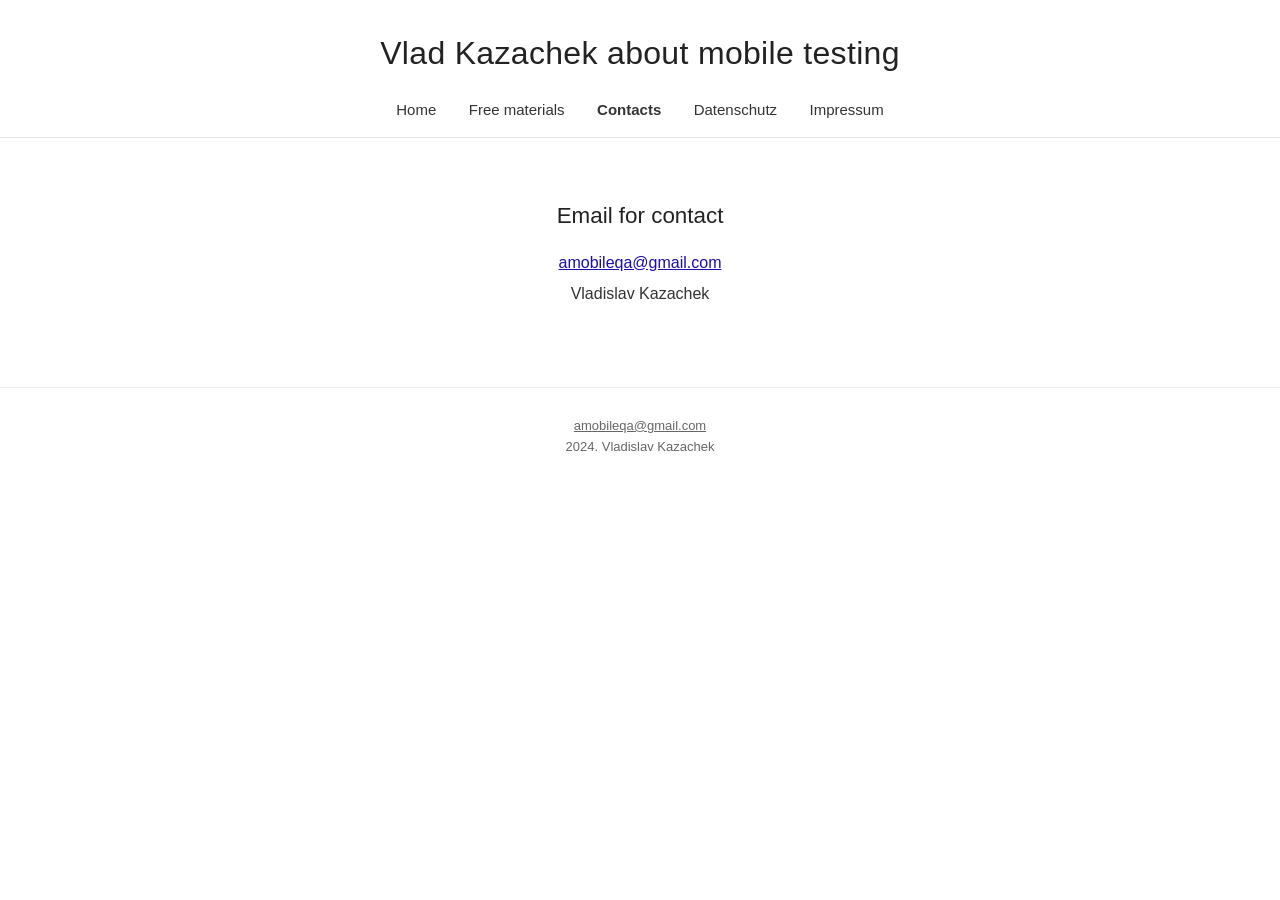
<file: contacts.html>
<!DOCTYPE html>
<html lang="en">
<head>
  <meta charset="UTF-8" />
  <meta name="viewport" content="width=device-width, initial-scale=1.0" />
  <title>Contacts – Vlad Kazachek</title>
  <link rel="stylesheet" href="style.css" />
</head>
<body>

  <h1 class="site-title">Vlad Kazachek about mobile testing</h1>

  <nav>
    <a href="index.html">Home</a>
    <a href="free-materials.html">Free materials</a>
    <a href="contacts.html" class="active">Contacts</a>
    <a href="datenschutz.html">Datenschutz</a>
    <a href="impressum.html">Impressum</a>
  </nav>

  <section class="contacts-page container">
    <h2>Email for contact</h2>
    <a href="mailto:amobileqa@gmail.com">amobileqa@gmail.com</a>
    <p>Vladislav Kazachek</p>
  </section>

  <footer>
    <p><a href="mailto:amobileqa@gmail.com">amobileqa@gmail.com</a></p>
    <p>2024. Vladislav Kazachek</p>
  </footer>

</body>
</html>
</file>
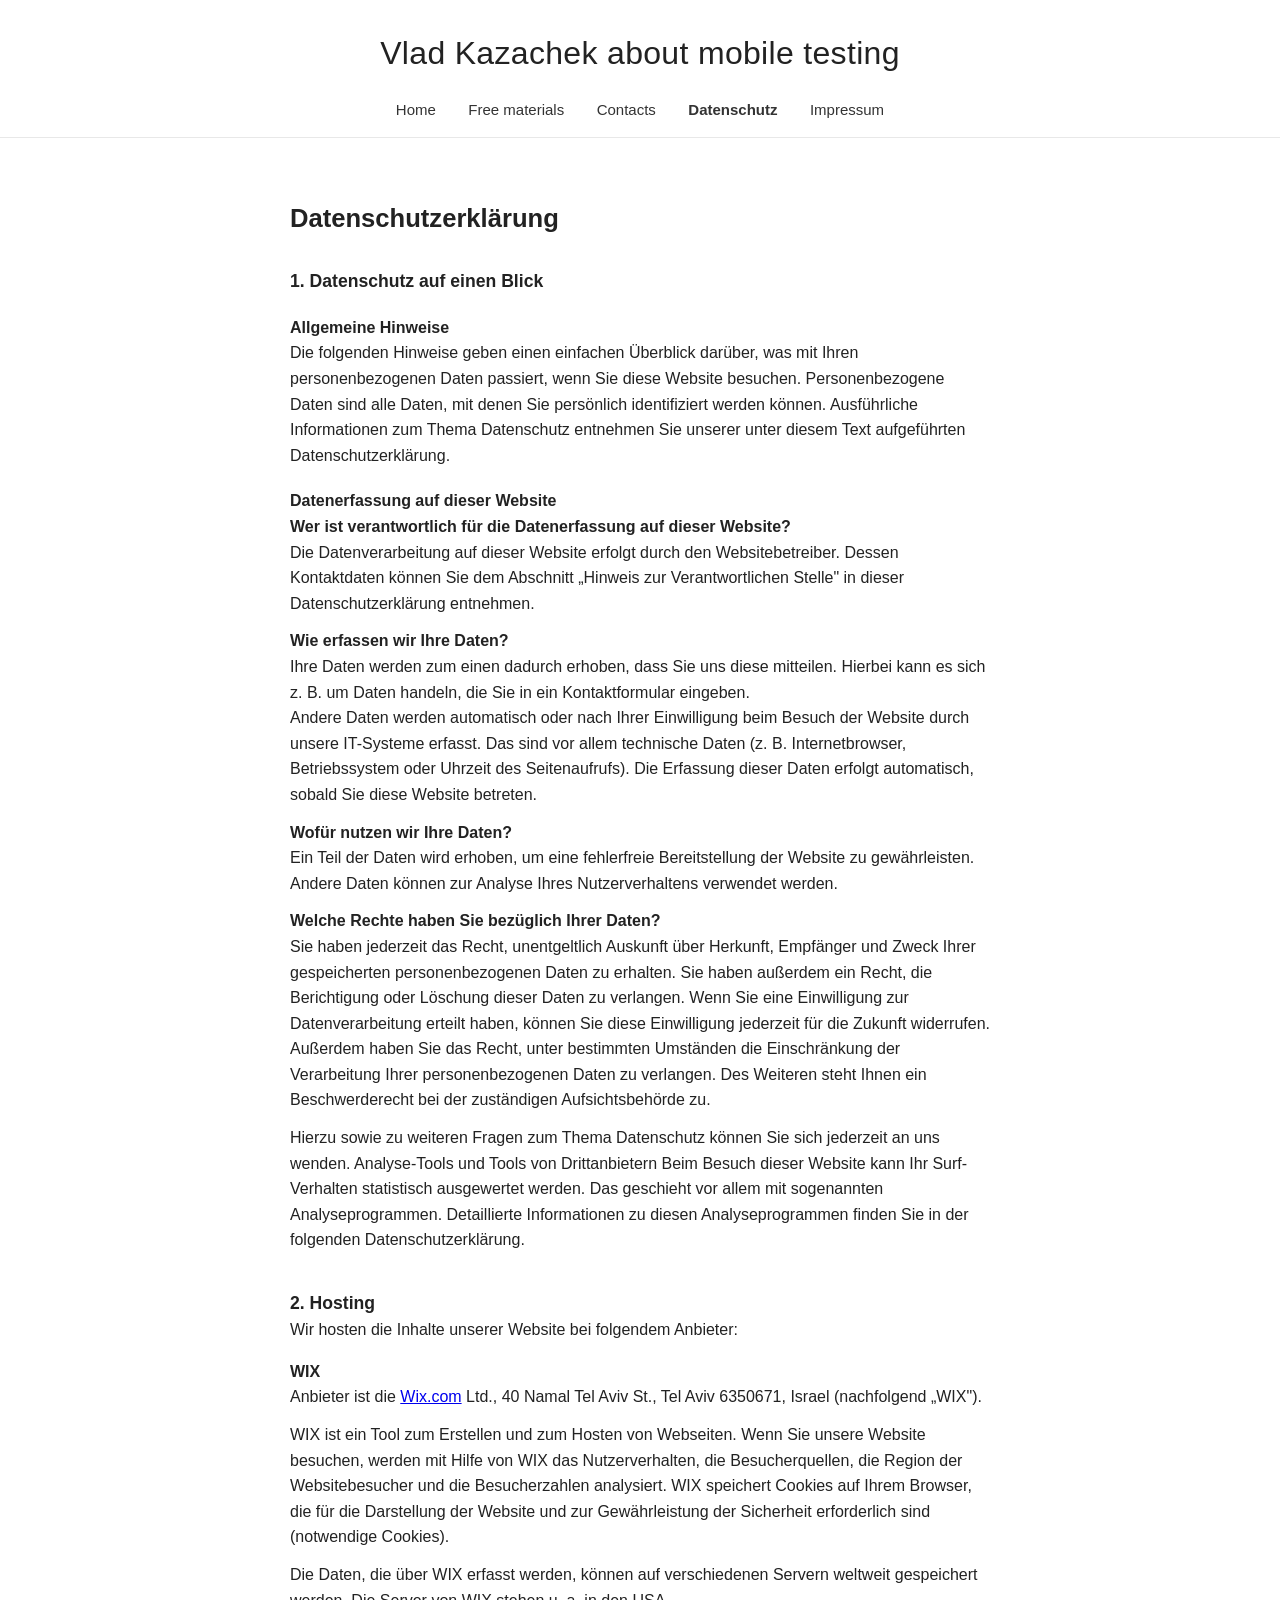
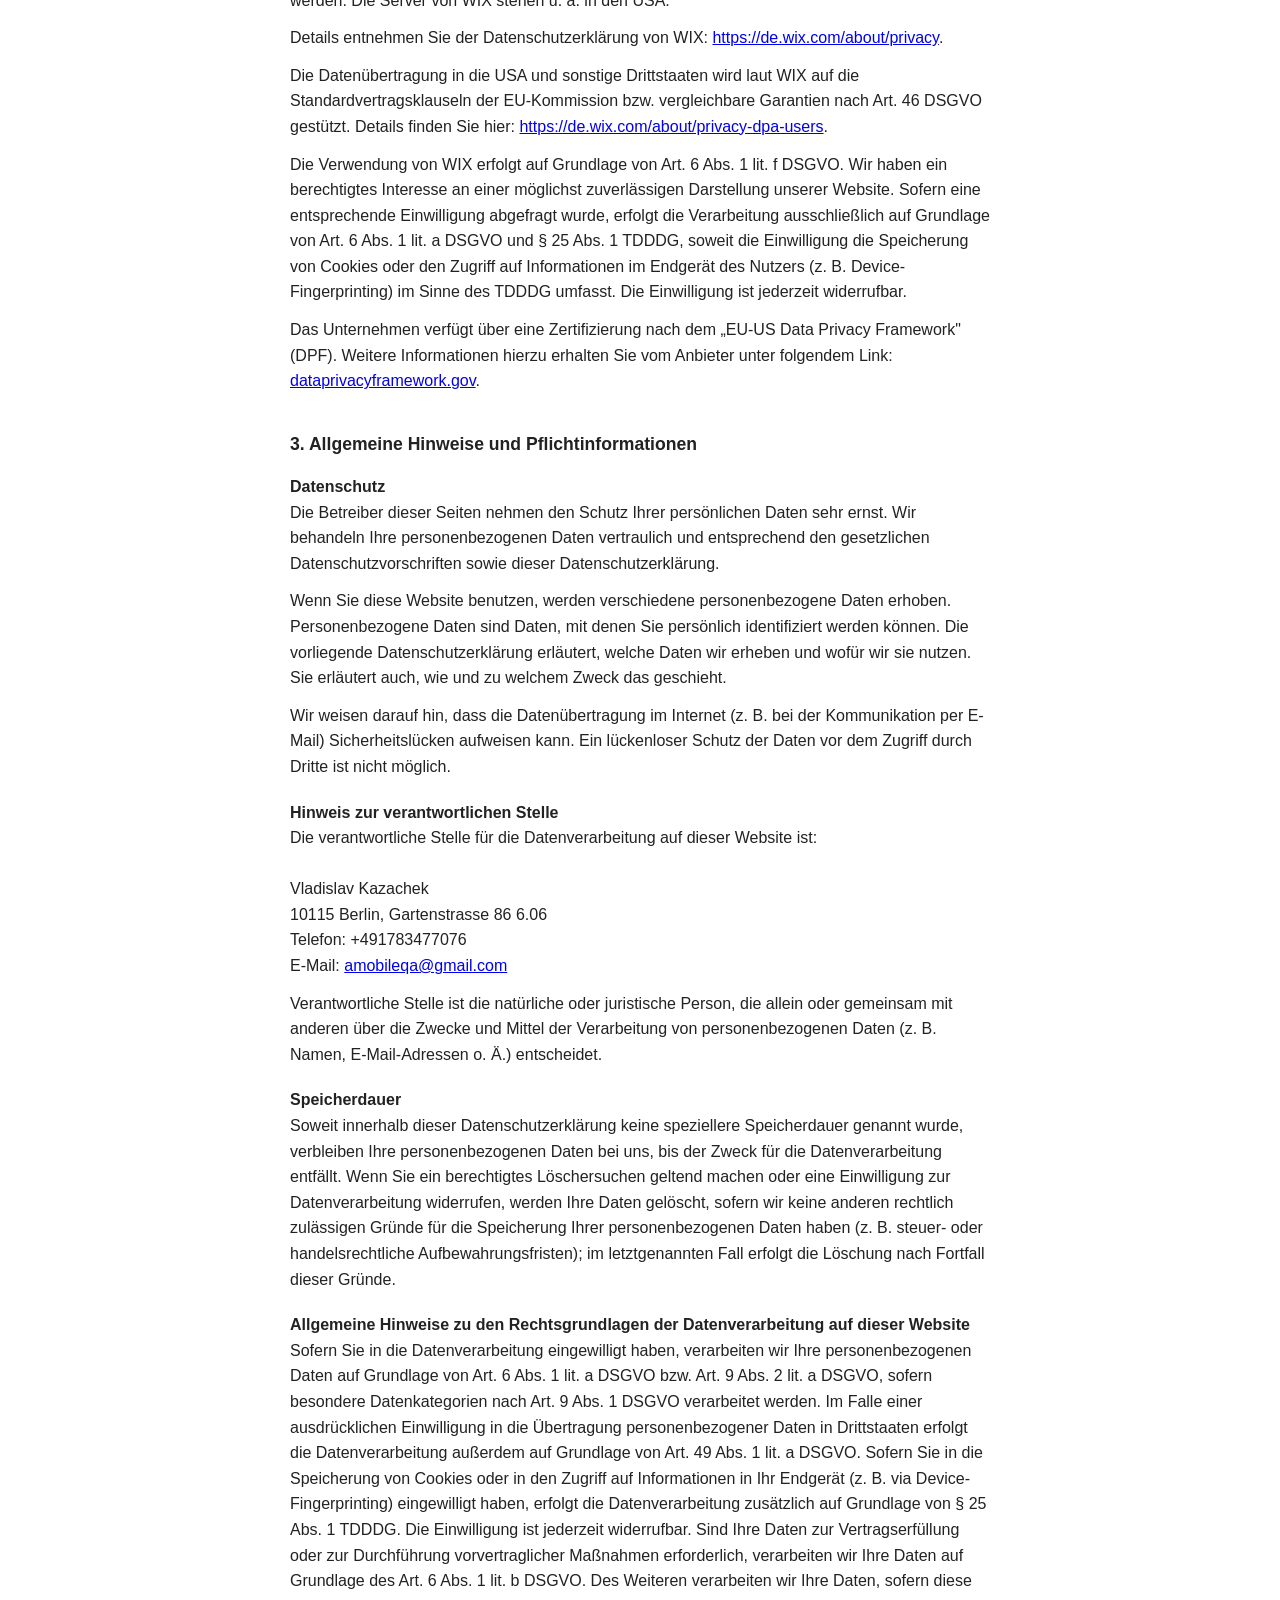
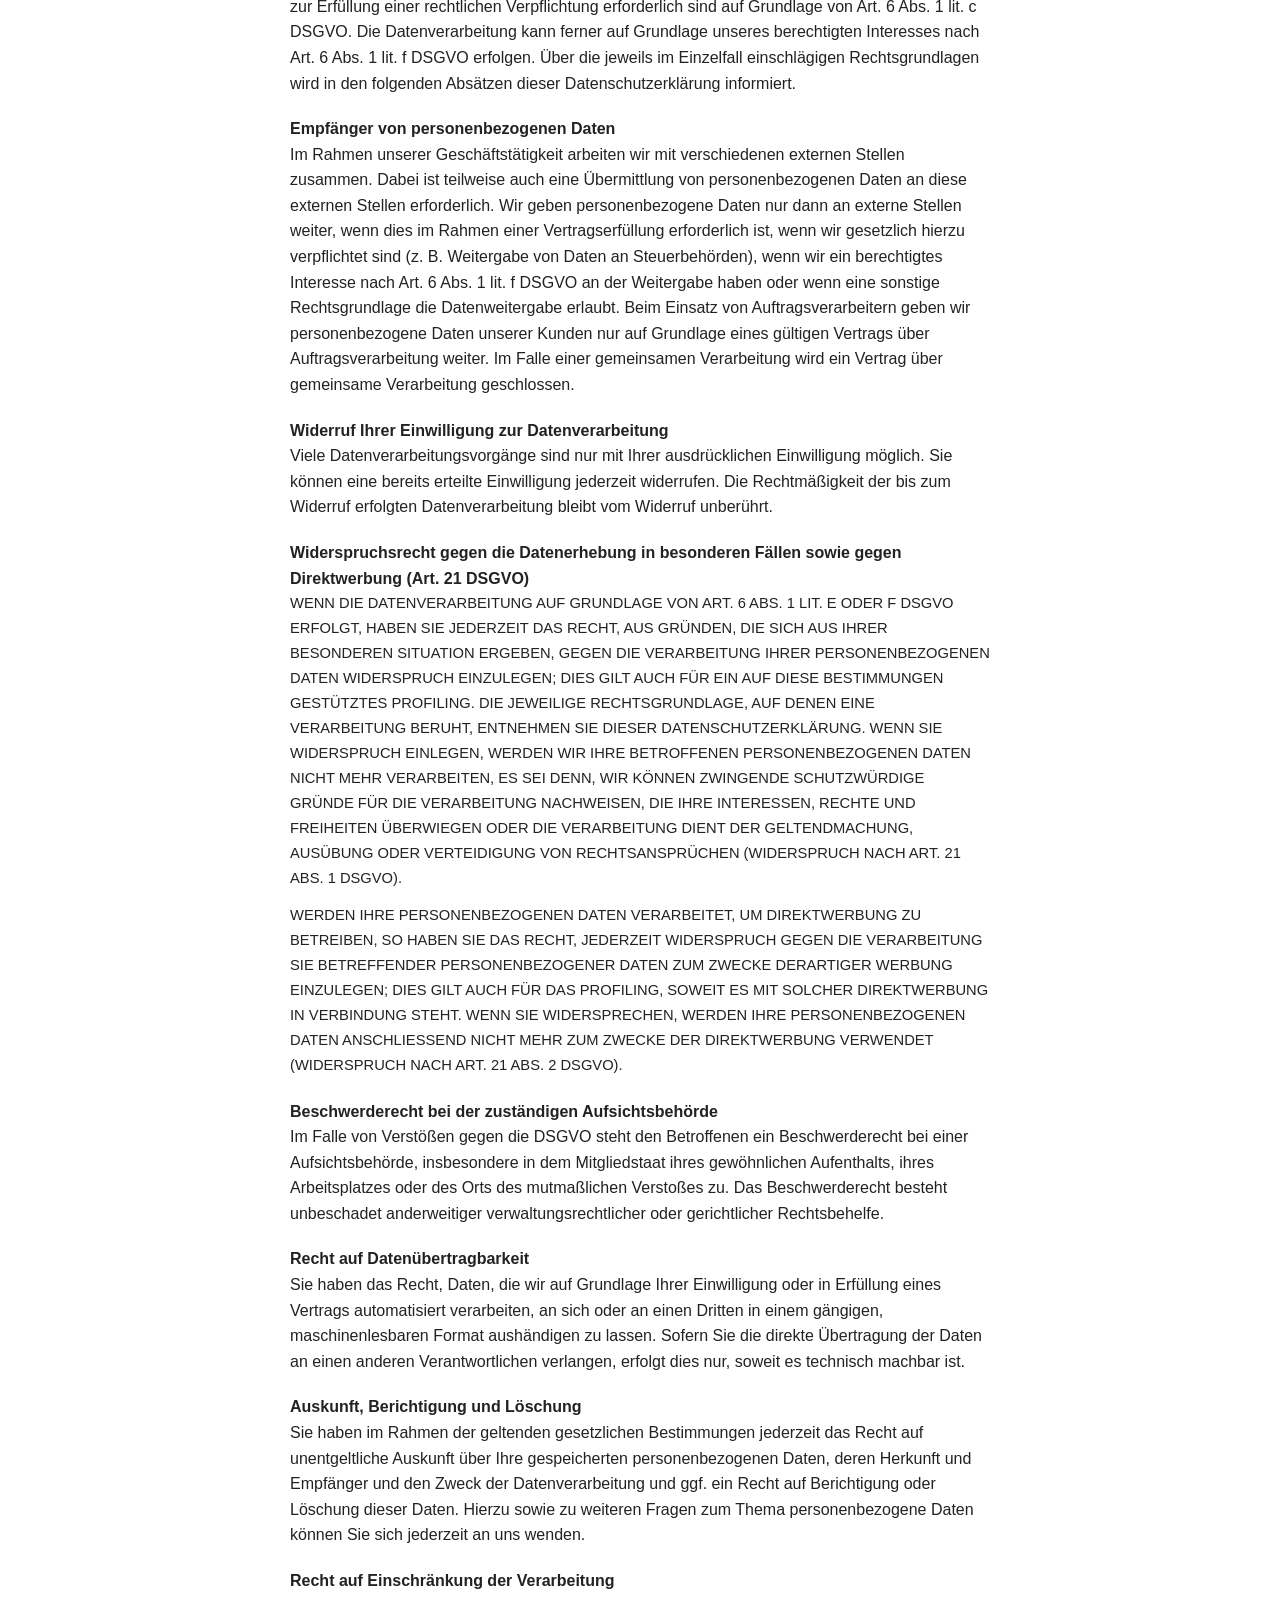
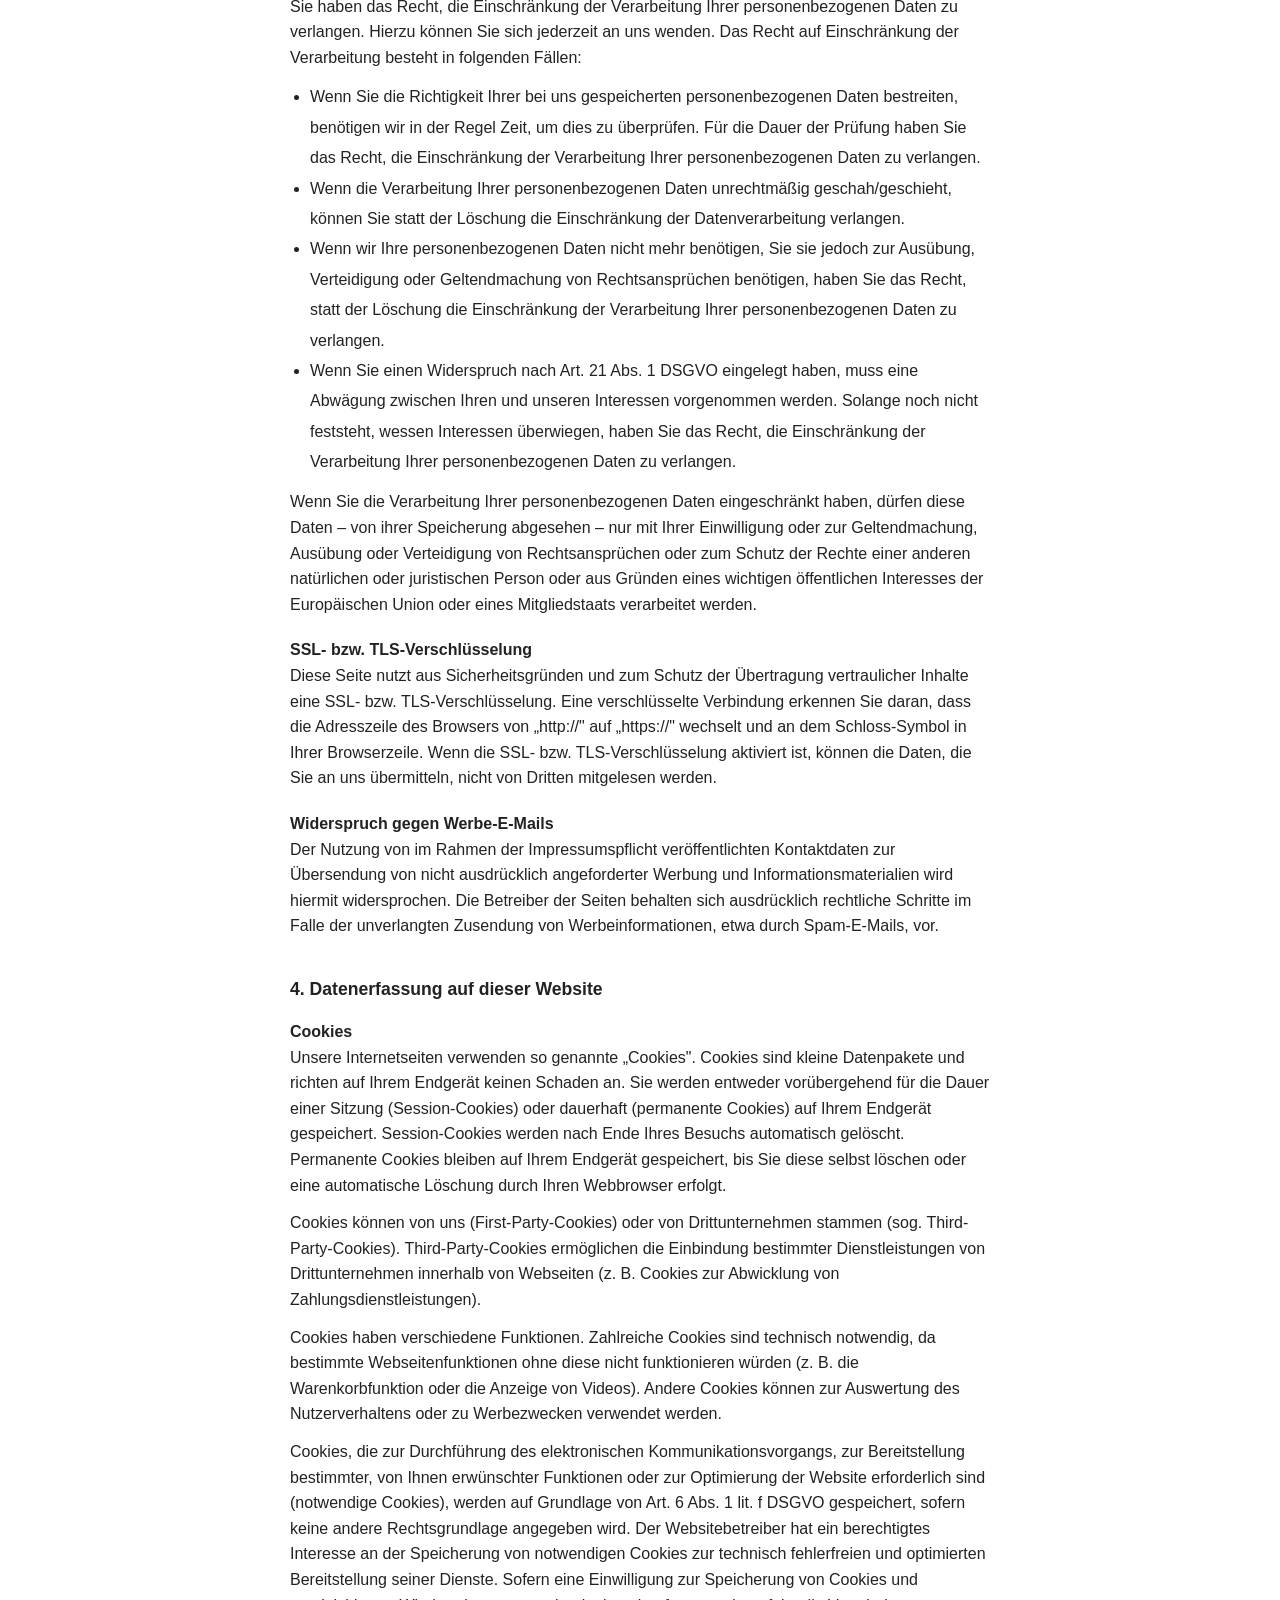
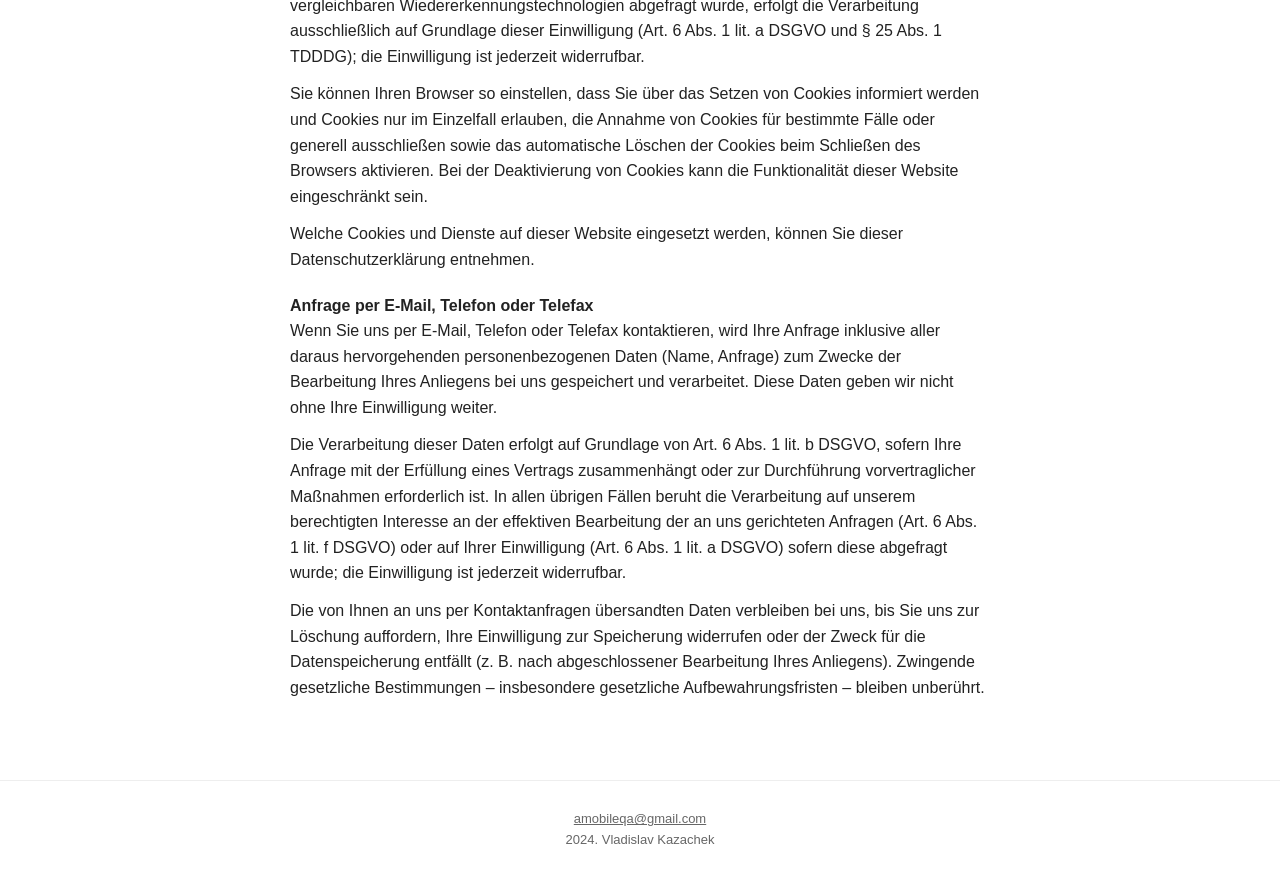
<file: datenschutz.html>
<!DOCTYPE html>
<html lang="en">
<head>
  <meta charset="UTF-8" />
  <meta name="viewport" content="width=device-width, initial-scale=1.0" />
  <title>Datenschutz – Vlad Kazachek</title>
  <link rel="stylesheet" href="style.css" />
</head>
<body>

  <h1 class="site-title">Vlad Kazachek about mobile testing</h1>

  <nav>
    <a href="index.html">Home</a>
    <a href="free-materials.html">Free materials</a>
    <a href="contacts.html">Contacts</a>
    <a href="datenschutz.html" class="active">Datenschutz</a>
    <a href="impressum.html">Impressum</a>
  </nav>

  <section class="placeholder-page container">
    <h2>Datenschutzerklärung</h2>

    <h3 style="margin-top:28px; font-size:1.1rem;">1. Datenschutz auf einen Blick</h3>

    <h4 style="margin-top:20px; font-size:1rem;">Allgemeine Hinweise</h4>
    <p>Die folgenden Hinweise geben einen einfachen Überblick darüber, was mit Ihren personenbezogenen Daten passiert, wenn Sie diese Website besuchen. Personenbezogene Daten sind alle Daten, mit denen Sie persönlich identifiziert werden können. Ausführliche Informationen zum Thema Datenschutz entnehmen Sie unserer unter diesem Text aufgeführten Datenschutzerklärung.</p>

    <h4 style="margin-top:20px; font-size:1rem;">Datenerfassung auf dieser Website</h4>
    <p><strong>Wer ist verantwortlich für die Datenerfassung auf dieser Website?</strong><br />
    Die Datenverarbeitung auf dieser Website erfolgt durch den Websitebetreiber. Dessen Kontaktdaten können Sie dem Abschnitt „Hinweis zur Verantwortlichen Stelle" in dieser Datenschutzerklärung entnehmen.</p>

    <p style="margin-top:12px;"><strong>Wie erfassen wir Ihre Daten?</strong><br />
    Ihre Daten werden zum einen dadurch erhoben, dass Sie uns diese mitteilen. Hierbei kann es sich z. B. um Daten handeln, die Sie in ein Kontaktformular eingeben.<br />
    Andere Daten werden automatisch oder nach Ihrer Einwilligung beim Besuch der Website durch unsere IT-Systeme erfasst. Das sind vor allem technische Daten (z. B. Internetbrowser, Betriebssystem oder Uhrzeit des Seitenaufrufs). Die Erfassung dieser Daten erfolgt automatisch, sobald Sie diese Website betreten.</p>

    <p style="margin-top:12px;"><strong>Wofür nutzen wir Ihre Daten?</strong><br />
    Ein Teil der Daten wird erhoben, um eine fehlerfreie Bereitstellung der Website zu gewährleisten. Andere Daten können zur Analyse Ihres Nutzerverhaltens verwendet werden.</p>

    <p style="margin-top:12px;"><strong>Welche Rechte haben Sie bezüglich Ihrer Daten?</strong><br />
    Sie haben jederzeit das Recht, unentgeltlich Auskunft über Herkunft, Empfänger und Zweck Ihrer gespeicherten personenbezogenen Daten zu erhalten. Sie haben außerdem ein Recht, die Berichtigung oder Löschung dieser Daten zu verlangen. Wenn Sie eine Einwilligung zur Datenverarbeitung erteilt haben, können Sie diese Einwilligung jederzeit für die Zukunft widerrufen. Außerdem haben Sie das Recht, unter bestimmten Umständen die Einschränkung der Verarbeitung Ihrer personenbezogenen Daten zu verlangen. Des Weiteren steht Ihnen ein Beschwerderecht bei der zuständigen Aufsichtsbehörde zu.</p>

    <p style="margin-top:12px;">Hierzu sowie zu weiteren Fragen zum Thema Datenschutz können Sie sich jederzeit an uns wenden. Analyse-Tools und Tools von Drittanbietern Beim Besuch dieser Website kann Ihr Surf-Verhalten statistisch ausgewertet werden. Das geschieht vor allem mit sogenannten Analyseprogrammen. Detaillierte Informationen zu diesen Analyseprogrammen finden Sie in der folgenden Datenschutzerklärung.</p>

    <h3 style="margin-top:36px; font-size:1.1rem;">2. Hosting</h3>
    <p>Wir hosten die Inhalte unserer Website bei folgendem Anbieter:</p>

    <h4 style="margin-top:16px; font-size:1rem;">WIX</h4>
    <p>Anbieter ist die <a href="http://Wix.com" target="_blank" rel="noopener">Wix.com</a> Ltd., 40 Namal Tel Aviv St., Tel Aviv 6350671, Israel (nachfolgend „WIX").</p>
    <p style="margin-top:12px;">WIX ist ein Tool zum Erstellen und zum Hosten von Webseiten. Wenn Sie unsere Website besuchen, werden mit Hilfe von WIX das Nutzerverhalten, die Besucherquellen, die Region der Websitebesucher und die Besucherzahlen analysiert. WIX speichert Cookies auf Ihrem Browser, die für die Darstellung der Website und zur Gewährleistung der Sicherheit erforderlich sind (notwendige Cookies).</p>
    <p style="margin-top:12px;">Die Daten, die über WIX erfasst werden, können auf verschiedenen Servern weltweit gespeichert werden. Die Server von WIX stehen u. a. in den USA.</p>
    <p style="margin-top:12px;">Details entnehmen Sie der Datenschutzerklärung von WIX: <a href="https://de.wix.com/about/privacy" target="_blank" rel="noopener">https://de.wix.com/about/privacy</a>.</p>
    <p style="margin-top:12px;">Die Datenübertragung in die USA und sonstige Drittstaaten wird laut WIX auf die Standardvertragsklauseln der EU-Kommission bzw. vergleichbare Garantien nach Art. 46 DSGVO gestützt. Details finden Sie hier: <a href="https://de.wix.com/about/privacy-dpa-users" target="_blank" rel="noopener">https://de.wix.com/about/privacy-dpa-users</a>.</p>
    <p style="margin-top:12px;">Die Verwendung von WIX erfolgt auf Grundlage von Art. 6 Abs. 1 lit. f DSGVO. Wir haben ein berechtigtes Interesse an einer möglichst zuverlässigen Darstellung unserer Website. Sofern eine entsprechende Einwilligung abgefragt wurde, erfolgt die Verarbeitung ausschließlich auf Grundlage von Art. 6 Abs. 1 lit. a DSGVO und § 25 Abs. 1 TDDDG, soweit die Einwilligung die Speicherung von Cookies oder den Zugriff auf Informationen im Endgerät des Nutzers (z. B. Device-Fingerprinting) im Sinne des TDDDG umfasst. Die Einwilligung ist jederzeit widerrufbar.</p>
    <p style="margin-top:12px;">Das Unternehmen verfügt über eine Zertifizierung nach dem „EU-US Data Privacy Framework" (DPF). Weitere Informationen hierzu erhalten Sie vom Anbieter unter folgendem Link: <a href="https://www.dataprivacyframework.gov/s/participant-search/participantdetail?contact=true&id=a2zt0000000GnbGAAS&status=Active" target="_blank" rel="noopener">dataprivacyframework.gov</a>.</p>

    <h3 style="margin-top:36px; font-size:1.1rem;">3. Allgemeine Hinweise und Pflichtinformationen</h3>

    <h4 style="margin-top:16px; font-size:1rem;">Datenschutz</h4>
    <p>Die Betreiber dieser Seiten nehmen den Schutz Ihrer persönlichen Daten sehr ernst. Wir behandeln Ihre personenbezogenen Daten vertraulich und entsprechend den gesetzlichen Datenschutzvorschriften sowie dieser Datenschutzerklärung.</p>
    <p style="margin-top:12px;">Wenn Sie diese Website benutzen, werden verschiedene personenbezogene Daten erhoben. Personenbezogene Daten sind Daten, mit denen Sie persönlich identifiziert werden können. Die vorliegende Datenschutzerklärung erläutert, welche Daten wir erheben und wofür wir sie nutzen. Sie erläutert auch, wie und zu welchem Zweck das geschieht.</p>
    <p style="margin-top:12px;">Wir weisen darauf hin, dass die Datenübertragung im Internet (z. B. bei der Kommunikation per E-Mail) Sicherheitslücken aufweisen kann. Ein lückenloser Schutz der Daten vor dem Zugriff durch Dritte ist nicht möglich.</p>

    <h4 style="margin-top:20px; font-size:1rem;">Hinweis zur verantwortlichen Stelle</h4>
    <p>Die verantwortliche Stelle für die Datenverarbeitung auf dieser Website ist:<br /><br />
    Vladislav Kazachek<br />
    10115 Berlin, Gartenstrasse 86 6.06<br />
    Telefon: +491783477076<br />
    E-Mail: <a href="mailto:amobileqa@gmail.com">amobileqa@gmail.com</a></p>
    <p style="margin-top:12px;">Verantwortliche Stelle ist die natürliche oder juristische Person, die allein oder gemeinsam mit anderen über die Zwecke und Mittel der Verarbeitung von personenbezogenen Daten (z. B. Namen, E-Mail-Adressen o. Ä.) entscheidet.</p>

    <h4 style="margin-top:20px; font-size:1rem;">Speicherdauer</h4>
    <p>Soweit innerhalb dieser Datenschutzerklärung keine speziellere Speicherdauer genannt wurde, verbleiben Ihre personenbezogenen Daten bei uns, bis der Zweck für die Datenverarbeitung entfällt. Wenn Sie ein berechtigtes Löschersuchen geltend machen oder eine Einwilligung zur Datenverarbeitung widerrufen, werden Ihre Daten gelöscht, sofern wir keine anderen rechtlich zulässigen Gründe für die Speicherung Ihrer personenbezogenen Daten haben (z. B. steuer- oder handelsrechtliche Aufbewahrungsfristen); im letztgenannten Fall erfolgt die Löschung nach Fortfall dieser Gründe.</p>

    <h4 style="margin-top:20px; font-size:1rem;">Allgemeine Hinweise zu den Rechtsgrundlagen der Datenverarbeitung auf dieser Website</h4>
    <p>Sofern Sie in die Datenverarbeitung eingewilligt haben, verarbeiten wir Ihre personenbezogenen Daten auf Grundlage von Art. 6 Abs. 1 lit. a DSGVO bzw. Art. 9 Abs. 2 lit. a DSGVO, sofern besondere Datenkategorien nach Art. 9 Abs. 1 DSGVO verarbeitet werden. Im Falle einer ausdrücklichen Einwilligung in die Übertragung personenbezogener Daten in Drittstaaten erfolgt die Datenverarbeitung außerdem auf Grundlage von Art. 49 Abs. 1 lit. a DSGVO. Sofern Sie in die Speicherung von Cookies oder in den Zugriff auf Informationen in Ihr Endgerät (z. B. via Device-Fingerprinting) eingewilligt haben, erfolgt die Datenverarbeitung zusätzlich auf Grundlage von § 25 Abs. 1 TDDDG. Die Einwilligung ist jederzeit widerrufbar. Sind Ihre Daten zur Vertragserfüllung oder zur Durchführung vorvertraglicher Maßnahmen erforderlich, verarbeiten wir Ihre Daten auf Grundlage des Art. 6 Abs. 1 lit. b DSGVO. Des Weiteren verarbeiten wir Ihre Daten, sofern diese zur Erfüllung einer rechtlichen Verpflichtung erforderlich sind auf Grundlage von Art. 6 Abs. 1 lit. c DSGVO. Die Datenverarbeitung kann ferner auf Grundlage unseres berechtigten Interesses nach Art. 6 Abs. 1 lit. f DSGVO erfolgen. Über die jeweils im Einzelfall einschlägigen Rechtsgrundlagen wird in den folgenden Absätzen dieser Datenschutzerklärung informiert.</p>

    <h4 style="margin-top:20px; font-size:1rem;">Empfänger von personenbezogenen Daten</h4>
    <p>Im Rahmen unserer Geschäftstätigkeit arbeiten wir mit verschiedenen externen Stellen zusammen. Dabei ist teilweise auch eine Übermittlung von personenbezogenen Daten an diese externen Stellen erforderlich. Wir geben personenbezogene Daten nur dann an externe Stellen weiter, wenn dies im Rahmen einer Vertragserfüllung erforderlich ist, wenn wir gesetzlich hierzu verpflichtet sind (z. B. Weitergabe von Daten an Steuerbehörden), wenn wir ein berechtigtes Interesse nach Art. 6 Abs. 1 lit. f DSGVO an der Weitergabe haben oder wenn eine sonstige Rechtsgrundlage die Datenweitergabe erlaubt. Beim Einsatz von Auftragsverarbeitern geben wir personenbezogene Daten unserer Kunden nur auf Grundlage eines gültigen Vertrags über Auftragsverarbeitung weiter. Im Falle einer gemeinsamen Verarbeitung wird ein Vertrag über gemeinsame Verarbeitung geschlossen.</p>

    <h4 style="margin-top:20px; font-size:1rem;">Widerruf Ihrer Einwilligung zur Datenverarbeitung</h4>
    <p>Viele Datenverarbeitungsvorgänge sind nur mit Ihrer ausdrücklichen Einwilligung möglich. Sie können eine bereits erteilte Einwilligung jederzeit widerrufen. Die Rechtmäßigkeit der bis zum Widerruf erfolgten Datenverarbeitung bleibt vom Widerruf unberührt.</p>

    <h4 style="margin-top:20px; font-size:1rem;">Widerspruchsrecht gegen die Datenerhebung in besonderen Fällen sowie gegen Direktwerbung (Art. 21 DSGVO)</h4>
    <p style="text-transform:uppercase; font-size:0.92rem; line-height:1.7;">WENN DIE DATENVERARBEITUNG AUF GRUNDLAGE VON ART. 6 ABS. 1 LIT. E ODER F DSGVO ERFOLGT, HABEN SIE JEDERZEIT DAS RECHT, AUS GRÜNDEN, DIE SICH AUS IHRER BESONDEREN SITUATION ERGEBEN, GEGEN DIE VERARBEITUNG IHRER PERSONENBEZOGENEN DATEN WIDERSPRUCH EINZULEGEN; DIES GILT AUCH FÜR EIN AUF DIESE BESTIMMUNGEN GESTÜTZTES PROFILING. DIE JEWEILIGE RECHTSGRUNDLAGE, AUF DENEN EINE VERARBEITUNG BERUHT, ENTNEHMEN SIE DIESER DATENSCHUTZERKLÄRUNG. WENN SIE WIDERSPRUCH EINLEGEN, WERDEN WIR IHRE BETROFFENEN PERSONENBEZOGENEN DATEN NICHT MEHR VERARBEITEN, ES SEI DENN, WIR KÖNNEN ZWINGENDE SCHUTZWÜRDIGE GRÜNDE FÜR DIE VERARBEITUNG NACHWEISEN, DIE IHRE INTERESSEN, RECHTE UND FREIHEITEN ÜBERWIEGEN ODER DIE VERARBEITUNG DIENT DER GELTENDMACHUNG, AUSÜBUNG ODER VERTEIDIGUNG VON RECHTSANSPRÜCHEN (WIDERSPRUCH NACH ART. 21 ABS. 1 DSGVO).</p>
    <p style="text-transform:uppercase; font-size:0.92rem; line-height:1.7; margin-top:12px;">WERDEN IHRE PERSONENBEZOGENEN DATEN VERARBEITET, UM DIREKTWERBUNG ZU BETREIBEN, SO HABEN SIE DAS RECHT, JEDERZEIT WIDERSPRUCH GEGEN DIE VERARBEITUNG SIE BETREFFENDER PERSONENBEZOGENER DATEN ZUM ZWECKE DERARTIGER WERBUNG EINZULEGEN; DIES GILT AUCH FÜR DAS PROFILING, SOWEIT ES MIT SOLCHER DIREKTWERBUNG IN VERBINDUNG STEHT. WENN SIE WIDERSPRECHEN, WERDEN IHRE PERSONENBEZOGENEN DATEN ANSCHLIESSEND NICHT MEHR ZUM ZWECKE DER DIREKTWERBUNG VERWENDET (WIDERSPRUCH NACH ART. 21 ABS. 2 DSGVO).</p>

    <h4 style="margin-top:20px; font-size:1rem;">Beschwerderecht bei der zuständigen Aufsichtsbehörde</h4>
    <p>Im Falle von Verstößen gegen die DSGVO steht den Betroffenen ein Beschwerderecht bei einer Aufsichtsbehörde, insbesondere in dem Mitgliedstaat ihres gewöhnlichen Aufenthalts, ihres Arbeitsplatzes oder des Orts des mutmaßlichen Verstoßes zu. Das Beschwerderecht besteht unbeschadet anderweitiger verwaltungsrechtlicher oder gerichtlicher Rechtsbehelfe.</p>

    <h4 style="margin-top:20px; font-size:1rem;">Recht auf Datenübertragbarkeit</h4>
    <p>Sie haben das Recht, Daten, die wir auf Grundlage Ihrer Einwilligung oder in Erfüllung eines Vertrags automatisiert verarbeiten, an sich oder an einen Dritten in einem gängigen, maschinenlesbaren Format aushändigen zu lassen. Sofern Sie die direkte Übertragung der Daten an einen anderen Verantwortlichen verlangen, erfolgt dies nur, soweit es technisch machbar ist.</p>

    <h4 style="margin-top:20px; font-size:1rem;">Auskunft, Berichtigung und Löschung</h4>
    <p>Sie haben im Rahmen der geltenden gesetzlichen Bestimmungen jederzeit das Recht auf unentgeltliche Auskunft über Ihre gespeicherten personenbezogenen Daten, deren Herkunft und Empfänger und den Zweck der Datenverarbeitung und ggf. ein Recht auf Berichtigung oder Löschung dieser Daten. Hierzu sowie zu weiteren Fragen zum Thema personenbezogene Daten können Sie sich jederzeit an uns wenden.</p>

    <h4 style="margin-top:20px; font-size:1rem;">Recht auf Einschränkung der Verarbeitung</h4>
    <p>Sie haben das Recht, die Einschränkung der Verarbeitung Ihrer personenbezogenen Daten zu verlangen. Hierzu können Sie sich jederzeit an uns wenden. Das Recht auf Einschränkung der Verarbeitung besteht in folgenden Fällen:</p>
    <ul style="margin: 12px 0 0 20px; line-height:1.9;">
      <li>Wenn Sie die Richtigkeit Ihrer bei uns gespeicherten personenbezogenen Daten bestreiten, benötigen wir in der Regel Zeit, um dies zu überprüfen. Für die Dauer der Prüfung haben Sie das Recht, die Einschränkung der Verarbeitung Ihrer personenbezogenen Daten zu verlangen.</li>
      <li>Wenn die Verarbeitung Ihrer personenbezogenen Daten unrechtmäßig geschah/geschieht, können Sie statt der Löschung die Einschränkung der Datenverarbeitung verlangen.</li>
      <li>Wenn wir Ihre personenbezogenen Daten nicht mehr benötigen, Sie sie jedoch zur Ausübung, Verteidigung oder Geltendmachung von Rechtsansprüchen benötigen, haben Sie das Recht, statt der Löschung die Einschränkung der Verarbeitung Ihrer personenbezogenen Daten zu verlangen.</li>
      <li>Wenn Sie einen Widerspruch nach Art. 21 Abs. 1 DSGVO eingelegt haben, muss eine Abwägung zwischen Ihren und unseren Interessen vorgenommen werden. Solange noch nicht feststeht, wessen Interessen überwiegen, haben Sie das Recht, die Einschränkung der Verarbeitung Ihrer personenbezogenen Daten zu verlangen.</li>
    </ul>
    <p style="margin-top:12px;">Wenn Sie die Verarbeitung Ihrer personenbezogenen Daten eingeschränkt haben, dürfen diese Daten – von ihrer Speicherung abgesehen – nur mit Ihrer Einwilligung oder zur Geltendmachung, Ausübung oder Verteidigung von Rechtsansprüchen oder zum Schutz der Rechte einer anderen natürlichen oder juristischen Person oder aus Gründen eines wichtigen öffentlichen Interesses der Europäischen Union oder eines Mitgliedstaats verarbeitet werden.</p>

    <h4 style="margin-top:20px; font-size:1rem;">SSL- bzw. TLS-Verschlüsselung</h4>
    <p>Diese Seite nutzt aus Sicherheitsgründen und zum Schutz der Übertragung vertraulicher Inhalte eine SSL- bzw. TLS-Verschlüsselung. Eine verschlüsselte Verbindung erkennen Sie daran, dass die Adresszeile des Browsers von „http://" auf „https://" wechselt und an dem Schloss-Symbol in Ihrer Browserzeile. Wenn die SSL- bzw. TLS-Verschlüsselung aktiviert ist, können die Daten, die Sie an uns übermitteln, nicht von Dritten mitgelesen werden.</p>

    <h4 style="margin-top:20px; font-size:1rem;">Widerspruch gegen Werbe-E-Mails</h4>
    <p>Der Nutzung von im Rahmen der Impressumspflicht veröffentlichten Kontaktdaten zur Übersendung von nicht ausdrücklich angeforderter Werbung und Informationsmaterialien wird hiermit widersprochen. Die Betreiber der Seiten behalten sich ausdrücklich rechtliche Schritte im Falle der unverlangten Zusendung von Werbeinformationen, etwa durch Spam-E-Mails, vor.</p>

    <h3 style="margin-top:36px; font-size:1.1rem;">4. Datenerfassung auf dieser Website</h3>

    <h4 style="margin-top:16px; font-size:1rem;">Cookies</h4>
    <p>Unsere Internetseiten verwenden so genannte „Cookies". Cookies sind kleine Datenpakete und richten auf Ihrem Endgerät keinen Schaden an. Sie werden entweder vorübergehend für die Dauer einer Sitzung (Session-Cookies) oder dauerhaft (permanente Cookies) auf Ihrem Endgerät gespeichert. Session-Cookies werden nach Ende Ihres Besuchs automatisch gelöscht. Permanente Cookies bleiben auf Ihrem Endgerät gespeichert, bis Sie diese selbst löschen oder eine automatische Löschung durch Ihren Webbrowser erfolgt.</p>
    <p style="margin-top:12px;">Cookies können von uns (First-Party-Cookies) oder von Drittunternehmen stammen (sog. Third-Party-Cookies). Third-Party-Cookies ermöglichen die Einbindung bestimmter Dienstleistungen von Drittunternehmen innerhalb von Webseiten (z. B. Cookies zur Abwicklung von Zahlungsdienstleistungen).</p>
    <p style="margin-top:12px;">Cookies haben verschiedene Funktionen. Zahlreiche Cookies sind technisch notwendig, da bestimmte Webseitenfunktionen ohne diese nicht funktionieren würden (z. B. die Warenkorbfunktion oder die Anzeige von Videos). Andere Cookies können zur Auswertung des Nutzerverhaltens oder zu Werbezwecken verwendet werden.</p>
    <p style="margin-top:12px;">Cookies, die zur Durchführung des elektronischen Kommunikationsvorgangs, zur Bereitstellung bestimmter, von Ihnen erwünschter Funktionen oder zur Optimierung der Website erforderlich sind (notwendige Cookies), werden auf Grundlage von Art. 6 Abs. 1 lit. f DSGVO gespeichert, sofern keine andere Rechtsgrundlage angegeben wird. Der Websitebetreiber hat ein berechtigtes Interesse an der Speicherung von notwendigen Cookies zur technisch fehlerfreien und optimierten Bereitstellung seiner Dienste. Sofern eine Einwilligung zur Speicherung von Cookies und vergleichbaren Wiedererkennungstechnologien abgefragt wurde, erfolgt die Verarbeitung ausschließlich auf Grundlage dieser Einwilligung (Art. 6 Abs. 1 lit. a DSGVO und § 25 Abs. 1 TDDDG); die Einwilligung ist jederzeit widerrufbar.</p>
    <p style="margin-top:12px;">Sie können Ihren Browser so einstellen, dass Sie über das Setzen von Cookies informiert werden und Cookies nur im Einzelfall erlauben, die Annahme von Cookies für bestimmte Fälle oder generell ausschließen sowie das automatische Löschen der Cookies beim Schließen des Browsers aktivieren. Bei der Deaktivierung von Cookies kann die Funktionalität dieser Website eingeschränkt sein.</p>
    <p style="margin-top:12px;">Welche Cookies und Dienste auf dieser Website eingesetzt werden, können Sie dieser Datenschutzerklärung entnehmen.</p>

    <h4 style="margin-top:20px; font-size:1rem;">Anfrage per E-Mail, Telefon oder Telefax</h4>
    <p>Wenn Sie uns per E-Mail, Telefon oder Telefax kontaktieren, wird Ihre Anfrage inklusive aller daraus hervorgehenden personenbezogenen Daten (Name, Anfrage) zum Zwecke der Bearbeitung Ihres Anliegens bei uns gespeichert und verarbeitet. Diese Daten geben wir nicht ohne Ihre Einwilligung weiter.</p>
    <p style="margin-top:12px;">Die Verarbeitung dieser Daten erfolgt auf Grundlage von Art. 6 Abs. 1 lit. b DSGVO, sofern Ihre Anfrage mit der Erfüllung eines Vertrags zusammenhängt oder zur Durchführung vorvertraglicher Maßnahmen erforderlich ist. In allen übrigen Fällen beruht die Verarbeitung auf unserem berechtigten Interesse an der effektiven Bearbeitung der an uns gerichteten Anfragen (Art. 6 Abs. 1 lit. f DSGVO) oder auf Ihrer Einwilligung (Art. 6 Abs. 1 lit. a DSGVO) sofern diese abgefragt wurde; die Einwilligung ist jederzeit widerrufbar.</p>
    <p style="margin-top:12px;">Die von Ihnen an uns per Kontaktanfragen übersandten Daten verbleiben bei uns, bis Sie uns zur Löschung auffordern, Ihre Einwilligung zur Speicherung widerrufen oder der Zweck für die Datenspeicherung entfällt (z. B. nach abgeschlossener Bearbeitung Ihres Anliegens). Zwingende gesetzliche Bestimmungen – insbesondere gesetzliche Aufbewahrungsfristen – bleiben unberührt.</p>

  </section>

  <footer>
    <p><a href="mailto:amobileqa@gmail.com">amobileqa@gmail.com</a></p>
    <p>2024. Vladislav Kazachek</p>
  </footer>

</body>
</html>
</file>
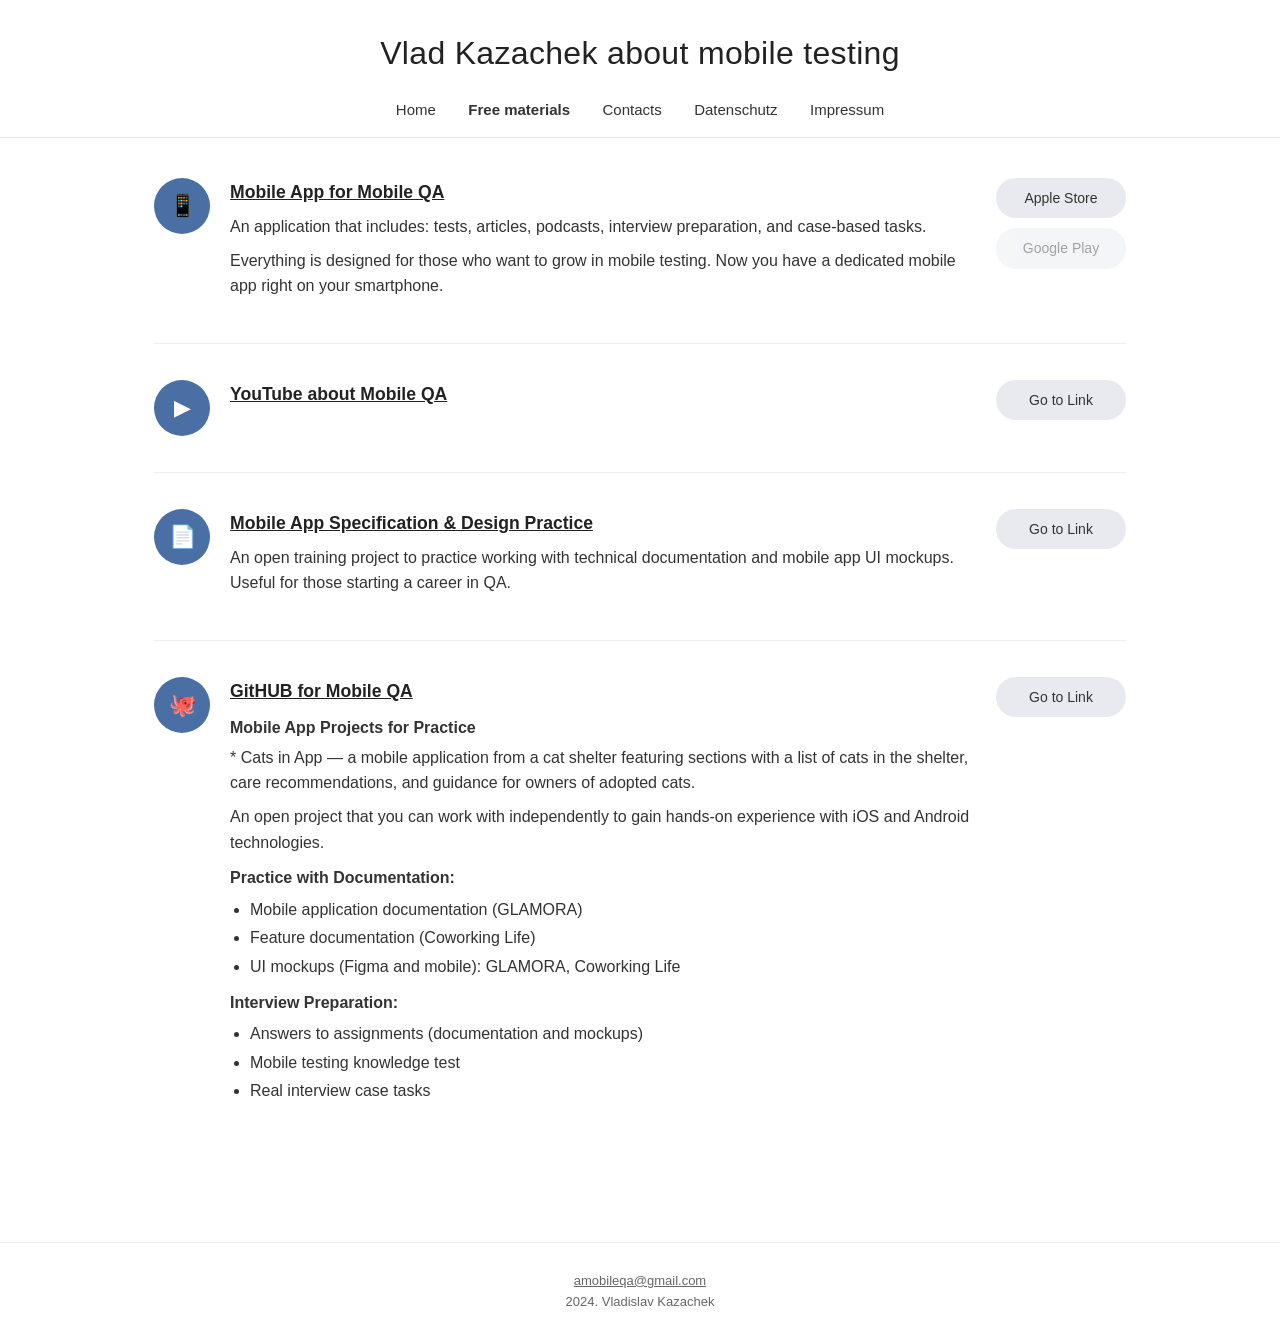
<file: free-materials.html>
<!DOCTYPE html>
<html lang="en">
<head>
  <meta charset="UTF-8" />
  <meta name="viewport" content="width=device-width, initial-scale=1.0" />
  <title>Free materials – Vlad Kazachek</title>
  <link rel="stylesheet" href="style.css" />
</head>
<body>

  <h1 class="site-title">Vlad Kazachek about mobile testing</h1>

  <nav>
    <a href="index.html">Home</a>
    <a href="free-materials.html" class="active">Free materials</a>
    <a href="contacts.html">Contacts</a>
    <a href="datenschutz.html">Datenschutz</a>
    <a href="impressum.html">Impressum</a>
  </nav>

  <section class="materials">
    <div class="container">

      <!-- ── ITEM 1: Mobile App ── -->
      <div class="material-item">
        <div class="material-icon">📱</div>
        <div class="material-body">
          <h3>Mobile App for Mobile QA</h3>
          <p>An application that includes: tests, articles, podcasts, interview preparation, and case-based tasks.</p>
          <p>Everything is designed for those who want to grow in mobile testing. Now you have a dedicated mobile app right on your smartphone.</p>
        </div>
        <div class="material-actions">
          <a href="https://vladislav-mobile.github.io/my-site/" class="btn" target="_blank" rel="noopener">Apple Store</a>
          <a href="#" class="btn" style="opacity:0.45; pointer-events:none;">Google Play</a>
        </div>
      </div>

      <!-- ── ITEM 2: YouTube ── -->
      <div class="material-item">
        <div class="material-icon">▶</div>
        <div class="material-body">
          <h3>YouTube about Mobile QA</h3>
          <!-- TODO: add a short description of your YouTube channel if desired -->
        </div>
        <div class="material-actions">
          <a href="https://www.youtube.com/@QAMobileinternational" class="btn" target="_blank" rel="noopener">Go to Link</a>
        </div>
      </div>

      <!-- ── ITEM 3: Specification & Design Practice ── -->
      <div class="material-item">
        <div class="material-icon">📄</div>
        <div class="material-body">
          <h3>Mobile App Specification &amp; Design Practice</h3>
          <p>An open training project to practice working with technical documentation and mobile app UI mockups. Useful for those starting a career in QA.</p>
        </div>
        <div class="material-actions">
          <a href="https://www.udemy.com/course/figma-and-testing-design-for-mobile-qa/" class="btn" target="_blank" rel="noopener">Go to Link</a>
        </div>
      </div>

      <!-- ── ITEM 4: GitHub ── -->
      <div class="material-item">
        <div class="material-icon">🐙</div>
        <div class="material-body">
          <h3>GitHUB for Mobile QA</h3>

          <p class="sub-label">Mobile App Projects for Practice</p>
          <p>* Cats in App — a mobile application from a cat shelter featuring sections with a list of cats in the shelter, care recommendations, and guidance for owners of adopted cats.</p>
          <p>An open project that you can work with independently to gain hands-on experience with iOS and Android technologies.</p>

          <p class="sub-label">Practice with Documentation:</p>
          <ul>
            <li>Mobile application documentation (GLAMORA)</li>
            <li>Feature documentation (Coworking Life)</li>
            <li>UI mockups (Figma and mobile): GLAMORA, Coworking Life</li>
          </ul>

          <p class="sub-label">Interview Preparation:</p>
          <ul>
            <li>Answers to assignments (documentation and mockups)</li>
            <li>Mobile testing knowledge test</li>
            <li>Real interview case tasks</li>
          </ul>
        </div>
        <div class="material-actions">
          <a href="https://github.com/Vladislav-Mobile" class="btn" target="_blank" rel="noopener">Go to Link</a>
        </div>
      </div>

    </div>
  </section>

  <footer>
    <p><a href="mailto:amobileqa@gmail.com">amobileqa@gmail.com</a></p>
    <p>2024. Vladislav Kazachek</p>
  </footer>

</body>
</html>
</file>
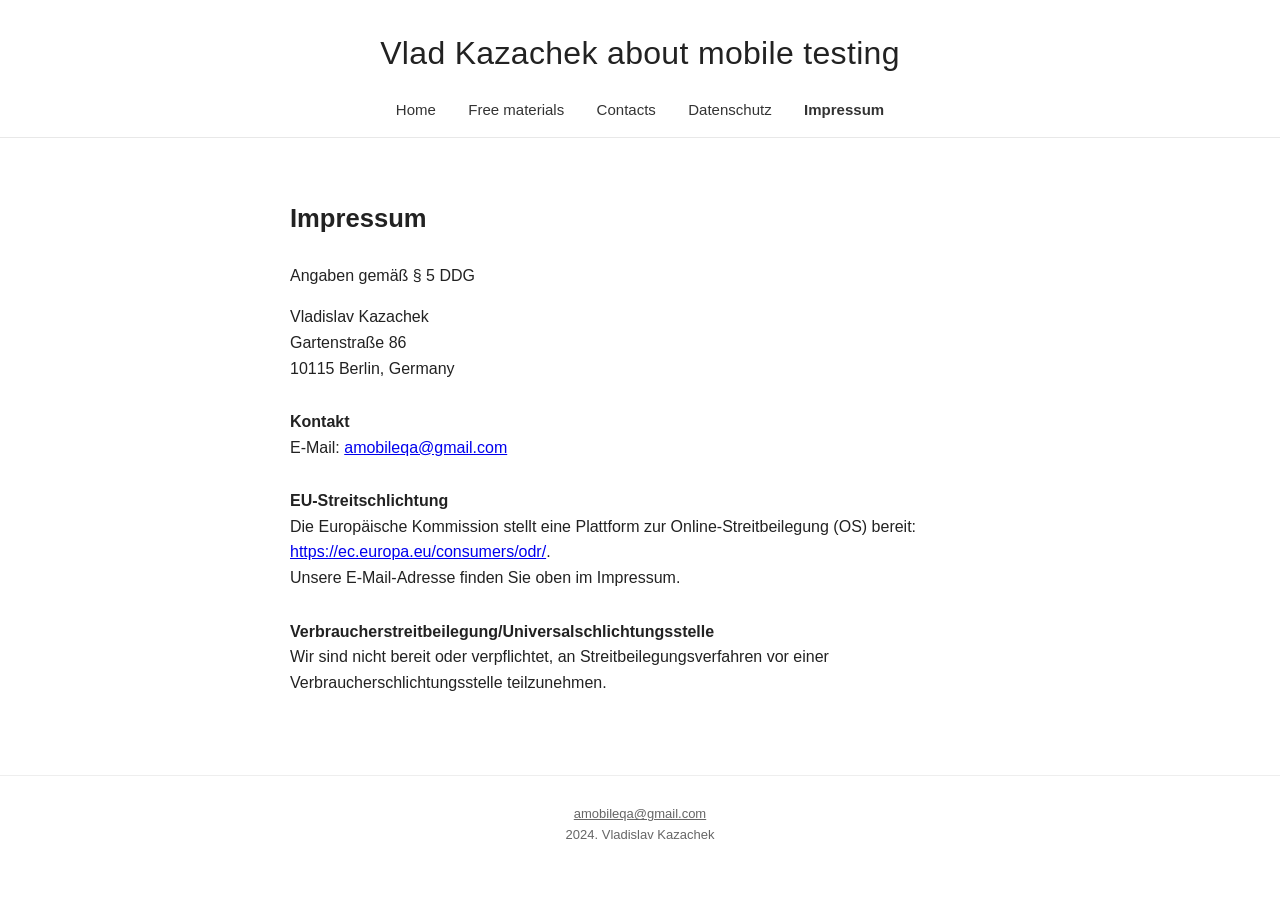
<file: impressum.html>
<!DOCTYPE html>
<html lang="en">
<head>
  <meta charset="UTF-8" />
  <meta name="viewport" content="width=device-width, initial-scale=1.0" />
  <title>Impressum – Vlad Kazachek</title>
  <link rel="stylesheet" href="style.css" />
</head>
<body>

  <h1 class="site-title">Vlad Kazachek about mobile testing</h1>

  <nav>
    <a href="index.html">Home</a>
    <a href="free-materials.html">Free materials</a>
    <a href="contacts.html">Contacts</a>
    <a href="datenschutz.html">Datenschutz</a>
    <a href="impressum.html" class="active">Impressum</a>
  </nav>

  <section class="placeholder-page container">
    <h2>Impressum</h2>

    <p>Angaben gemäß § 5 DDG</p>

    <p style="margin-top:16px;">
      Vladislav Kazachek<br />
      Gartenstraße 86<br />
      10115 Berlin, Germany
    </p>

    <h3 style="margin-top:28px; font-size:1rem;">Kontakt</h3>
    <p>E-Mail: <a href="mailto:amobileqa@gmail.com">amobileqa@gmail.com</a></p>

    <h3 style="margin-top:28px; font-size:1rem;">EU-Streitschlichtung</h3>
    <p>Die Europäische Kommission stellt eine Plattform zur Online-Streitbeilegung (OS) bereit:
      <a href="https://ec.europa.eu/consumers/odr/" target="_blank" rel="noopener">https://ec.europa.eu/consumers/odr/</a>.<br />
      Unsere E-Mail-Adresse finden Sie oben im Impressum.
    </p>

    <h3 style="margin-top:28px; font-size:1rem;">Verbraucher&shy;streit&shy;beilegung/Universal&shy;schlichtungs&shy;stelle</h3>
    <p>Wir sind nicht bereit oder verpflichtet, an Streitbeilegungsverfahren vor einer Verbraucherschlichtungsstelle teilzunehmen.</p>

  </section>

  <footer>
    <p><a href="mailto:amobileqa@gmail.com">amobileqa@gmail.com</a></p>
    <p>2024. Vladislav Kazachek</p>
  </footer>

</body>
</html>
</file>
<file: style.css>
*, *::before, *::after { box-sizing: border-box; margin: 0; padding: 0; }

body {
  font-family: -apple-system, BlinkMacSystemFont, "Segoe UI", Roboto, Helvetica, Arial, sans-serif;
  background: #fff;
  color: #222;
  font-size: 16px;
  line-height: 1.6;
}

/* ── NAV ── */
nav {
  text-align: center;
  padding: 18px 20px 14px;
  border-bottom: 1px solid #e8e8e8;
}

nav a {
  color: #333;
  text-decoration: none;
  margin: 0 14px;
  font-size: 15px;
}

nav a:hover { text-decoration: underline; }
nav a.active { font-weight: 600; }

/* ── SITE TITLE ── */
.site-title {
  text-align: center;
  font-size: 2rem;
  font-weight: 400;
  padding: 28px 20px 0;
  letter-spacing: 0.01em;
}

/* ── CONTAINER ── */
.container {
  max-width: 1020px;
  margin: 0 auto;
  padding: 0 24px;
}

/* ── HERO ── */
.hero {
  display: flex;
  align-items: flex-start;
  gap: 40px;
  padding: 40px 0 48px;
  background: #f2f2f2;
  margin-top: 24px;
}

.hero-inner {
  display: flex;
  align-items: flex-start;
  gap: 40px;
  max-width: 1020px;
  margin: 0 auto;
  padding: 0 24px;
}

.hero-photo {
  flex: 0 0 240px;
  width: 240px;
  height: 300px;
  object-fit: cover;
  display: block;
}

.hero-photo-placeholder {
  flex: 0 0 240px;
  width: 240px;
  height: 300px;
  background: #ccc;
  display: flex;
  align-items: center;
  justify-content: center;
  color: #666;
  font-size: 13px;
  text-align: center;
  line-height: 1.4;
  padding: 10px;
}

.hero-text h2 {
  font-family: "Courier New", Courier, monospace;
  font-size: 1.25rem;
  letter-spacing: 0.15em;
  font-weight: 700;
  margin-bottom: 14px;
}

.hero-text p {
  margin-bottom: 12px;
  max-width: 600px;
}

/* ── SPECIALISTS ── */
.specialists {
  padding: 56px 0 64px;
}

.specialists h2 {
  text-align: center;
  font-size: 1.5rem;
  font-weight: 700;
  margin-bottom: 36px;
}

.cards {
  display: flex;
  gap: 24px;
}

.card {
  flex: 1;
  border: 1px solid #ddd;
  border-radius: 4px;
  padding: 28px 20px 24px;
  text-align: center;
}

.card h3 {
  font-size: 1rem;
  font-weight: 700;
  margin-bottom: 16px;
}

.card a.btn-email {
  display: inline-block;
  background: #e8eaf0;
  color: #333;
  text-decoration: none;
  padding: 8px 16px;
  border-radius: 20px;
  font-size: 13px;
}

.card a.btn-email:hover { background: #d0d4e0; }

/* ── FREE MATERIALS ── */
.materials { padding: 40px 0 60px; }

.material-item {
  display: flex;
  align-items: flex-start;
  gap: 20px;
  margin-bottom: 36px;
  padding-bottom: 36px;
  border-bottom: 1px solid #eee;
}

.material-item:last-child { border-bottom: none; }

.material-icon {
  flex: 0 0 56px;
  width: 56px;
  height: 56px;
  background: #4a6fa5;
  border-radius: 50%;
  display: flex;
  align-items: center;
  justify-content: center;
  color: #fff;
  font-size: 22px;
}

.material-body { flex: 1; }

.material-body h3 {
  font-size: 1.1rem;
  font-weight: 700;
  margin-bottom: 8px;
  text-decoration: underline;
}

.material-body p { margin-bottom: 8px; color: #333; }

.material-body ul {
  margin: 6px 0 6px 20px;
  color: #333;
}

.material-body ul li { margin-bottom: 3px; }

.material-body .sub-label {
  font-weight: 600;
  margin-top: 10px;
  margin-bottom: 4px;
}

.material-actions {
  flex: 0 0 auto;
  display: flex;
  flex-direction: column;
  gap: 10px;
  align-items: flex-end;
}

.btn {
  display: inline-block;
  background: #e8eaf0;
  color: #333;
  text-decoration: none;
  padding: 9px 20px;
  border-radius: 20px;
  font-size: 14px;
  white-space: nowrap;
  min-width: 130px;
  text-align: center;
}

.btn:hover { background: #d0d4e0; }

/* ── CONTACTS ── */
.contacts-page {
  padding: 60px 0 80px;
  text-align: center;
}

.contacts-page h2 {
  font-size: 1.4rem;
  font-weight: 400;
  margin-bottom: 16px;
}

.contacts-page a {
  color: #1a0dab;
  font-size: 1rem;
  display: block;
  margin-bottom: 6px;
}

.contacts-page p { color: #333; }

/* ── PLACEHOLDER PAGES ── */
.placeholder-page {
  padding: 60px 0 80px;
  max-width: 700px;
  margin: 0 auto;
}

.placeholder-page h2 {
  font-size: 1.6rem;
  font-weight: 600;
  margin-bottom: 24px;
}

.placeholder-page .todo-block {
  background: #fff8e1;
  border: 2px dashed #f0b429;
  border-radius: 6px;
  padding: 24px;
  color: #555;
  font-style: italic;
}

/* ── FOOTER ── */
footer {
  text-align: center;
  padding: 28px 20px;
  border-top: 1px solid #eee;
  font-size: 13px;
  color: #666;
}

footer a { color: #666; }

/* ── RESPONSIVE ── */
@media (max-width: 680px) {
  .hero-inner { flex-direction: column; align-items: center; }
  .hero-photo, .hero-photo-placeholder { flex: none; width: 100%; max-width: 300px; height: 240px; }
  .cards { flex-direction: column; }
  .material-item { flex-direction: column; }
  .material-actions { align-items: flex-start; }
  .site-title { font-size: 1.4rem; }
}
</file>
